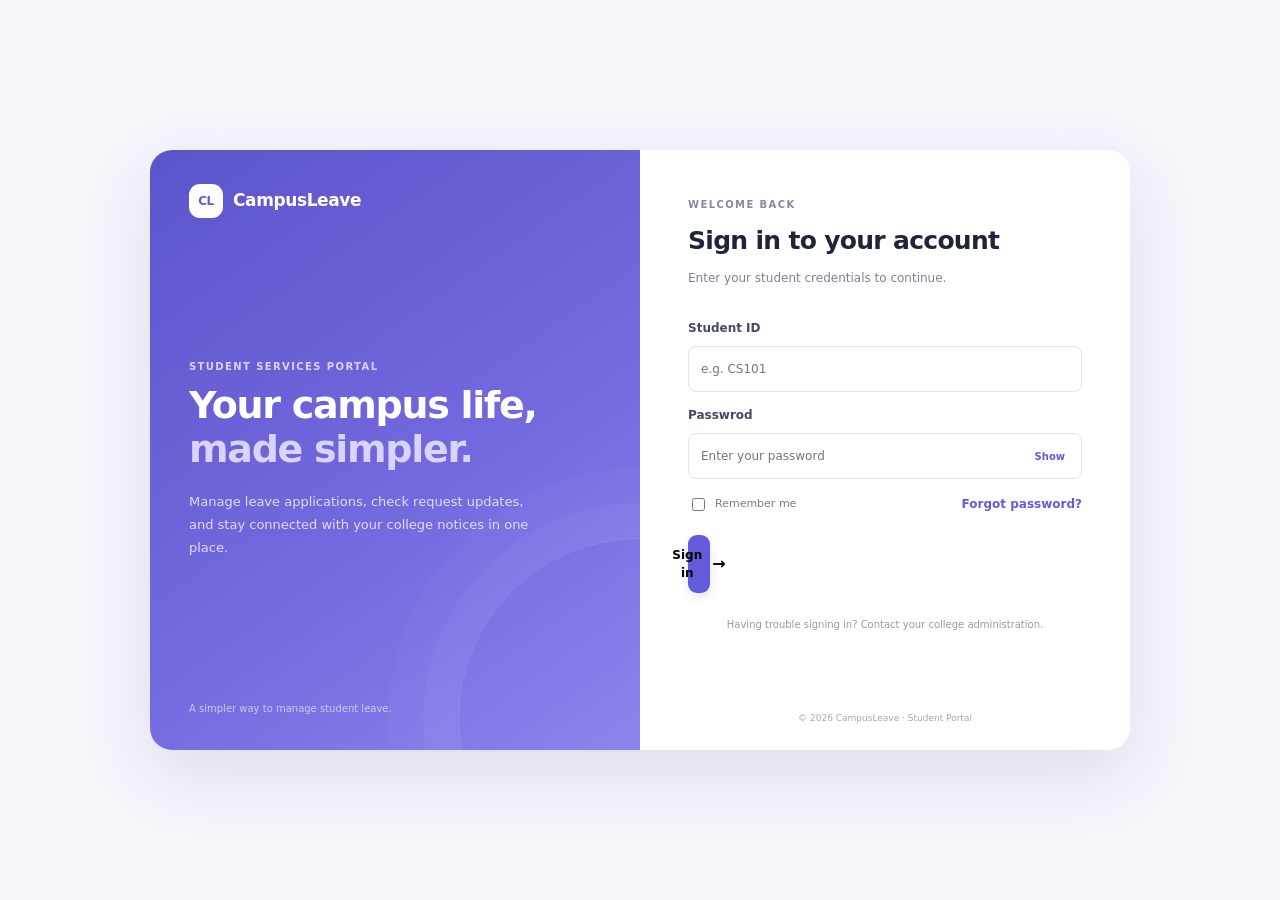
<file: index.html>
<!DOCTYPE html>
<html lang="en">
<head>
  <meta charset="UTF-8">
  <meta name="viewport" content="width=device-width, initial-scale=1.0">
  <title>CampusLeave | Student Portal</title>
  <link rel="stylesheet" href="css/login.css">
  <script src="js/script.js" defer></script>
</head>
<body class="login-page">
  <main class="login-shell">
    <section class="login-intro">
      <div class="brand brand-light"><span class="brand-mark">CL</span><span>CampusLeave</span></div>
      <div class="intro-copy">
        <p class="eyebrow">STUDENT SERVICES PORTAL</p>
        <h1>Your campus life,<br><span>made simpler.</span></h1>
        <p>Manage leave applications, check request updates, and stay connected with your college notices in one place.</p>
      </div>
      <div class="intro-footer">A simpler way to manage student leave.</div>
    </section>
    <section class="login-panel">
      <div class="mobile-brand brand"><span class="brand-mark">CL</span><span>CampusLeave</span></div>
      <div class="login-heading">
        <p class="eyebrow">WELCOME BACK</p>
        <h2>Sign in to your account</h2>
        <p>Enter your student credentials to continue.</p>
      </div>
      <form id="loginForm" class="login-form">
        <label for="studentId">Student ID</label>
        <input id="studentId" name="studentId" type="text" placeholder="e.g. CS101" autocomplete="username" required>
        <label for="password">Passwrod</label>
        <div class="password-wrap">
          <input id="password" name="password" type="password" placeholder="Enter your password" autocomplete="current-password" required>
          <button type="button" class="password-toggle" id="togglePassword" aria-label="Show password">Show</button>
        </div>
        <div class="form-options">
          <label class="check-label"><input type="checkbox" id="rememberMe"> <span>Remember me</span></label>
          <button type="button" class="text-button" id="forgotPassword">Forgot password?</button>
        </div>
        <button class="btn btn-primary btn-full" type="submit">Sign in <span aria-hidden="true">→</span></button>
        <p class="form-message" id="loginMessage" role="status"></p>
      </form>
      <p class="login-help">Having trouble signing in? Contact your college administration.</p>
      <footer class="login-copyright">© 2026 CampusLeave · Student Portal</footer>
    </section>
  </main>
</body>
</html>
</file>
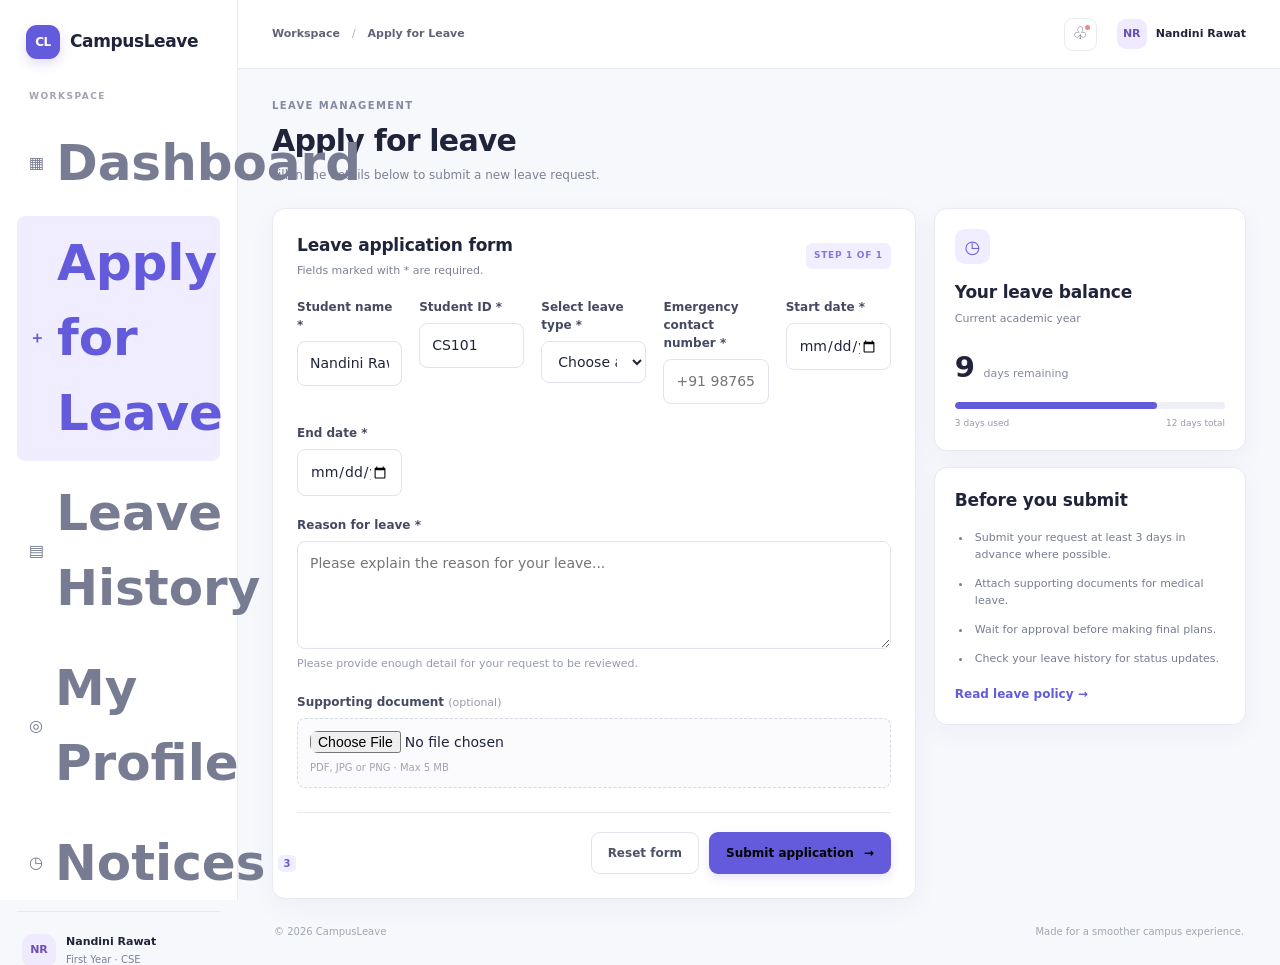
<file: apply-leave.html>
<!DOCTYPE html>
<html lang="en">

<head>
  <meta charset="UTF-8">
  <meta name="viewport" content="width=device-width, initial-scale=1.0">
  <title>Apply for Leave | CampusLeave</title>
  <link rel="stylesheet" href="css/apply-leave.css">
  <script src="js/script.js" defer></script>
</head>

<body class="app-page">
  <div class="app-layout">
    <aside class="sidebar" id="sidebar">
      <a class="brand" href="dashboard.html"><span class="brand-mark">CL</span><span>CampusLeave</span></a>
      <p class="sidebar-label">WORKSPACE</p>
      <nav class="side-nav" aria-label="Main navigation">
        <a class="nav-link" href="dashboard.html"><span>▦</span> Dashboard</a><a class="nav-link active"
          href="apply-leave.html"><span>＋</span> Apply for Leave</a><a class="nav-link"
          href="leave-history.html"><span>▤</span> Leave History</a><a class="nav-link"
          href="profile.html"><span>◎</span> My Profile</a><a class="nav-link" href="notices.html"><span>◷</span>
          Notices <span class="nav-count">3</span></a>
      </nav>
      <div class="sidebar-bottom">
        <div class="mini-profile">
          <div class="avatar">NR</div>
          <div><strong>Nandini Rawat</strong><span>First Year · CSE</span></div>
        </div><a class="nav-link logout-link" href="index.html"><span>↪</span> Log out</a>
      </div>
    </aside>
    <main class="main-content">
      <header class="topbar"><button class="menu-toggle" id="menuToggle" aria-label="Open navigation">☰</button>
        <div class="breadcrumb">Workspace <span>/</span> Apply for Leave</div>
        <div class="topbar-actions"><button class="icon-button" type="button"
            aria-label="Notifications">♧<i></i></button>
          <div class="topbar-user">
            <div class="avatar avatar-small">NR</div><span>Nandini Rawat</span>
          </div>
        </div>
      </header>
      <div class="page-content narrow-content">
        <section class="page-title">
          <p class="eyebrow">LEAVE MANAGEMENT</p>
          <h1>Apply for leave</h1>
          <p class="muted">Fill in the details below to submit a new leave request.</p>
        </section>
        <div class="form-layout">
          <section class="panel application-panel">
            <div class="panel-heading">
              <div>
                <h2>Leave application form</h2>
                <p class="muted">Fields marked with * are required.</p>
              </div><span class="form-step">STEP 1 OF 1</span>
            </div>
            <form id="leaveForm">
              <div class="form-grid">
                <div class="field"><label for="fullName">Student name *</label><input id="fullName" name="fullName"
                    value="Nandini Rawat" required></div>
                <div class="field"><label for="studentNumber">Student ID *</label><input id="studentNumber"
                    name="studentNumber" value="CS101" required></div>
                <div class="field"><label for="leaveType">Select leave type *</label><select id="leaveType"
                    name="leaveType" required>
                    <option value="">Choose a leave type</option>
                    <option>Medical</option>
                    <option>Personal</option>
                    <option>Academic</option>
                    <option>Emergency</option>
                  </select></div>
                <div class="field"><label for="contactNumber">Emergency contact number *</label><input
                    id="contactNumber" name="contactNumber" type="tel" placeholder="+91 98765 43210" required></div>
                <div class="field"><label for="startDate">Start date *</label><input id="startDate" name="startDate"
                    type="date" required></div>
                <div class="field"><label for="endDate">End date *</label><input id="endDate" name="endDate" type="date"
                    required></div>
                <div class="field field-full"><label for="reason">Reason for leave *</label><textarea id="reason"
                    name="reason" rows="4" placeholder="Please explain the reason for your leave..."
                    required></textarea><span class="field-hint">Please provide enough detail for your request to be
                    reviewed.</span></div>
                <div class="field field-full"><label for="document">Supporting document <span
                      class="optional">(optional)</span></label>
                  <div class="upload-box"><input id="document" name="document" type="file"
                      accept=".pdf,.jpg,.jpeg,.png"><span class="upload-note">PDF, JPG or PNG · Max 5 MB</span></div>
                </div>
              </div>
              <div class="form-actions"><button type="reset" class="btn btn-secondary">Reset form</button><button
                  type="button" class="btn btn-primary">Submit application <span aria-hidden="true">→</span></button>
              </div>
              <p id="leaveMessage" class="form-message" role="status"></p>
            </form>
          </section>
          <aside class="form-aside">
            <section class="panel balance-panel"><span class="aside-icon">◷</span>
              <h2>Your leave balance</h2>
              <p class="muted">Current academic year</p>
              <div class="balance-number">9 <span>days remaining</span></div>
              <div class="balance-track"><span></span></div>
              <div class="balance-meta"><span>3 days used</span><span>12 days total</span></div>
            </section>
            <section class="panel tips-panel">
              <h2>Before you submit</h2>
              <ul>
                <li>Submit your request at least 3 days in advance where possible.</li>
                <li>Attach supporting documents for medical leave.</li>
                <li>Wait for approval before making final plans.</li>
                <li>Check your leave history for status updates.</li>
              </ul><a class="inline-link" href="notices.html">Read leave policy →</a>
            </section>
          </aside>
        </div>
        <footer class="page-footer">© 2026 CampusLeave <span>Made for a smoother campus experience.</span></footer>
      </div>
    </main>
  </div>
</body>

</html>
</file>
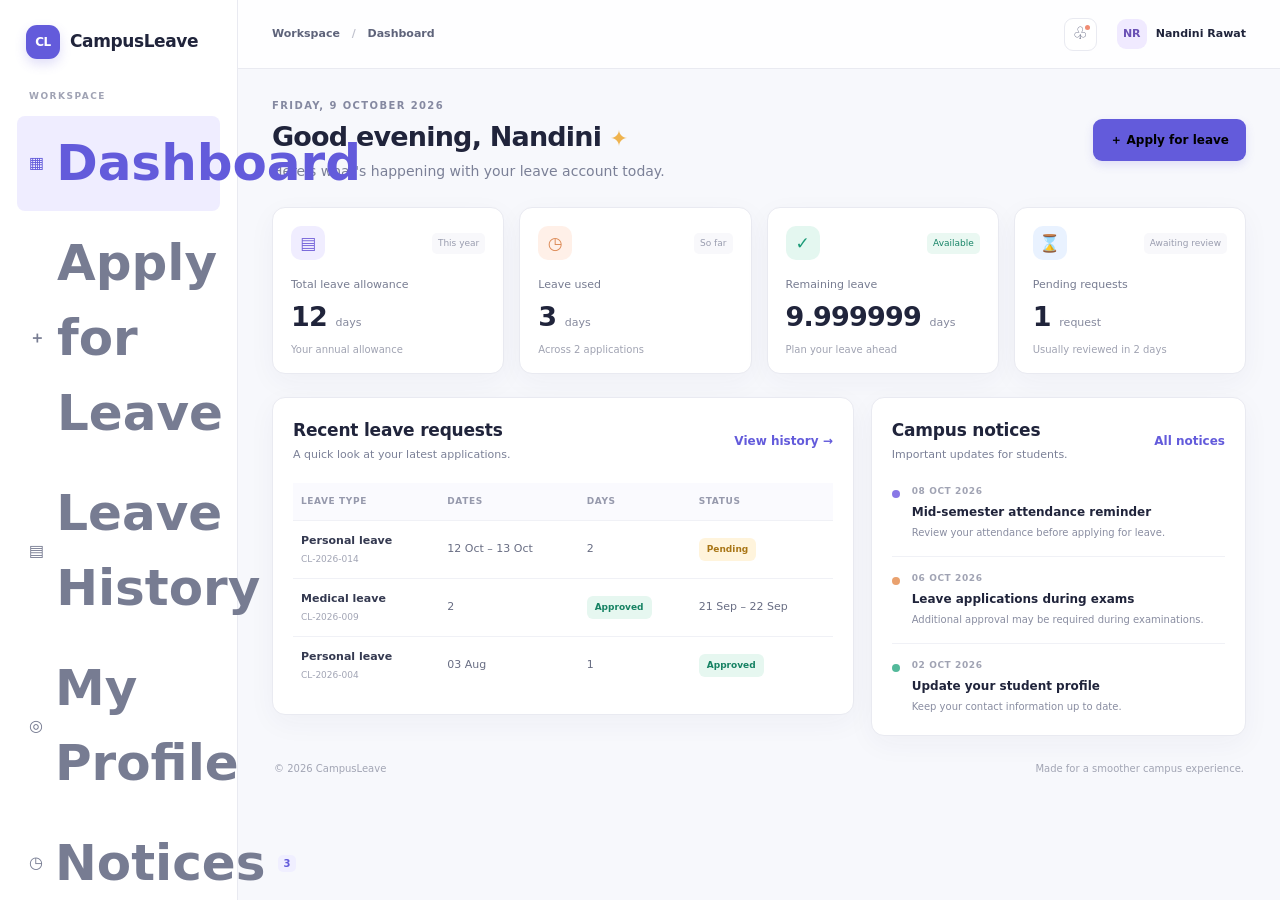
<file: dashboard.html>
<!DOCTYPE html>
<html lang="en">

<head>
  <meta charset="UTF-8">
  <meta name="viewport" content="width=device-width, initial-scale=1.0">
  <title>Dashboard | CampusLeave</title>
  <link rel="stylesheet" href="css/dashboard.css">
  <script src="js/script.js" defer></script>
</head>

<body class="app-page">
  <div class="app-layout">
    <aside class="sidebar" id="sidebar">
      <a class="brand" href="dashboard.html"><span class="brand-mark">CL</span><span>CampusLeave</span></a>
      <p class="sidebar-label">WORKSPACE</p>
      <nav class="side-nav" aria-label="Main navigation">
        <a class="nav-link active" href="dashboard.html"><span>▦</span> Dashboard</a>
        <a class="nav-link" href="apply-leave.html"><span>＋</span> Apply for Leave</a>
        <a class="nav-link" href="leave-history.html"><span>▤</span> Leave History</a>
        <a class="nav-link" href="profile.html"><span>◎</span> My Profile</a>
        <a class="nav-link" href="notices.html"><span>◷</span> Notices <span class="nav-count">3</span></a>
      </nav>
      <div class="sidebar-bottom">
        <div class="mini-profile">
          <div class="avatar">NR</div>
          <div><strong>Nandini Rawat</strong><span>First Year · CSE</span></div>
        </div>
        <a class="nav-link logout-link" href="index.html"><span>↪</span> Log out</a>
      </div>
    </aside>
    <main class="main-content">
      <header class="topbar">
        <button class="menu-toggle" id="menuToggle" aria-label="Open navigation">☰</button>
        <div class="breadcrumb">Workspace <span>/</span> Dashboard</div>
        <div class="topbar-actions"><button class="icon-button" type="button"
            aria-label="Notifications">♧<i></i></button>
          <div class="topbar-user">
            <div class="avatar avatar-small">NR</div><span>Nandini Rawat</span>
          </div>
        </div>
      </header>
      <div class="page-content">
        <section class="welcome-row">
          <div>
            <p class="eyebrow">FRIDAY, 9 OCTOBER 2026</p>
            <h1>Good evening, Nandini <span class="wave">✦</span></h1>
            <p class="muted">Here's what's happening with your leave account today.</p>
          </div>
          <a class="btn btn-primary" href="apply-leave.html">＋ Apply for leave</a>
        </section>
        <section class="stats-grid" aria-label="Leave summary">
          <article class="stat-card">
            <div class="stat-top"><span class="stat-icon lavender">▤</span><span class="stat-trend">This year</span>
            </div>
            <p class="stat-label">Total leave allowance</p>
            <div class="stat-value">12 <span>days</span></div>
            <div class="stat-foot">Your annual allowance</div>
          </article>
          <article class="stat-card">
            <div class="stat-top"><span class="stat-icon peach">◷</span><span class="stat-trend">So far</span></div>
            <p class="stat-label">Leave used</p>
            <div class="stat-value">3 <span>days</span></div>
            <div class="stat-foot">Across 2 applications</div>
          </article>
          <article class="stat-card">
            <div class="stat-top"><span class="stat-icon mint">✓</span><span
                class="stat-trend positive">Available</span></div>
            <p class="stat-label">Remaining leave</p>
            <div class="stat-value">9.999999 <span>days</span></div>
            <div class="stat-foot">Plan your leave ahead</div>
          </article>
          <article class="stat-card">
            <div class="stat-top"><span class="stat-icon blue">⌛</span><span class="stat-trend">Awaiting review</span>
            </div>
            <p class="stat-label">Pending requests</p>
            <div class="stat-value">1 <span>request</span></div>
            <div class="stat-foot">Usually reviewed in 2 days</div>
          </article>
        </section>
        <div class="dashboard-grid">
          <section class="panel recent-panel">
            <div class="panel-heading">
              <div>
                <h2>Recent leave requests</h2>
                <p class="muted">A quick look at your latest applications.</p>
              </div><a class="inline-link" href="leave-history.html">View history →</a>
            </div>
            <div class="table-wrap">
              <table>
                <thead>
                  <tr>
                    <th>Leave type</th>
                    <th>Dates</th>
                    <th>Days</th>
                    <th>Status</th>
                  </tr>
                </thead>
                <tbody>
                  <tr>
                    <td><span class="table-primary">Personal leave</span><span
                        class="table-secondary">CL-2026-014</span></td>
                    <td>12 Oct – 13 Oct</td>
                    <td>2</td>
                    <td><span class="status status-pending">Pending</span></td>
                  </tr>
                  <tr>
                    <td>
                      <span class="table-primary">Medical leave</span>
                      <span class="table-secondary">CL-2026-009</span>
                    </td>
                     <td>2</td>
                    <td><span class="status status-approved">Approved</span></td>
                   
                   
                    <td>21 Sep – 22 Sep</td>
                    
                    
                  </tr>
                  <tr>
                    <td><span class="table-primary">Personal leave</span><span
                        class="table-secondary">CL-2026-004</span></td>
                    <td>03 Aug</td>
                    <td>1</td>
                    <td><span class="status status-approved">Approved</span></td>
                  </tr>
                </tbody>
              </table>
            </div>
          </section>
          <aside class="panel notices-panel">
            <div class="panel-heading">
              <div>
                <h2>Campus notices</h2>
                <p class="muted">Important updates for students.</p>
              </div><a class="inline-link" href="notices.html">All notices</a>
            </div>
            <article class="notice-item"><span class="notice-dot dot-purple"></span>
              <div><span class="notice-date">08 OCT 2026</span>
                <h3>Mid-semester attendance reminder</h3>
                <p>Review your attendance before applying for leave.</p>
              </div>
            </article>
            <article class="notice-item"><span class="notice-dot dot-orange"></span>
              <div><span class="notice-date">06 OCT 2026</span>
                <h3>Leave applications during exams</h3>
                <p>Additional approval may be required during examinations.</p>
              </div>
            </article>
            <article class="notice-item"><span class="notice-dot dot-green"></span>
              <div><span class="notice-date">02 OCT 2026</span>
                <h3>Update your student profile</h3>
                <p>Keep your contact information up to date.</p>
              </div>
            </article>
          </aside>
        </div>
        <footer class="page-footer">© 2026 CampusLeave <span>Made for a smoother campus experience.</span></footer>
      </div>
    </main>
  </div>
</body>

</html>
</file>
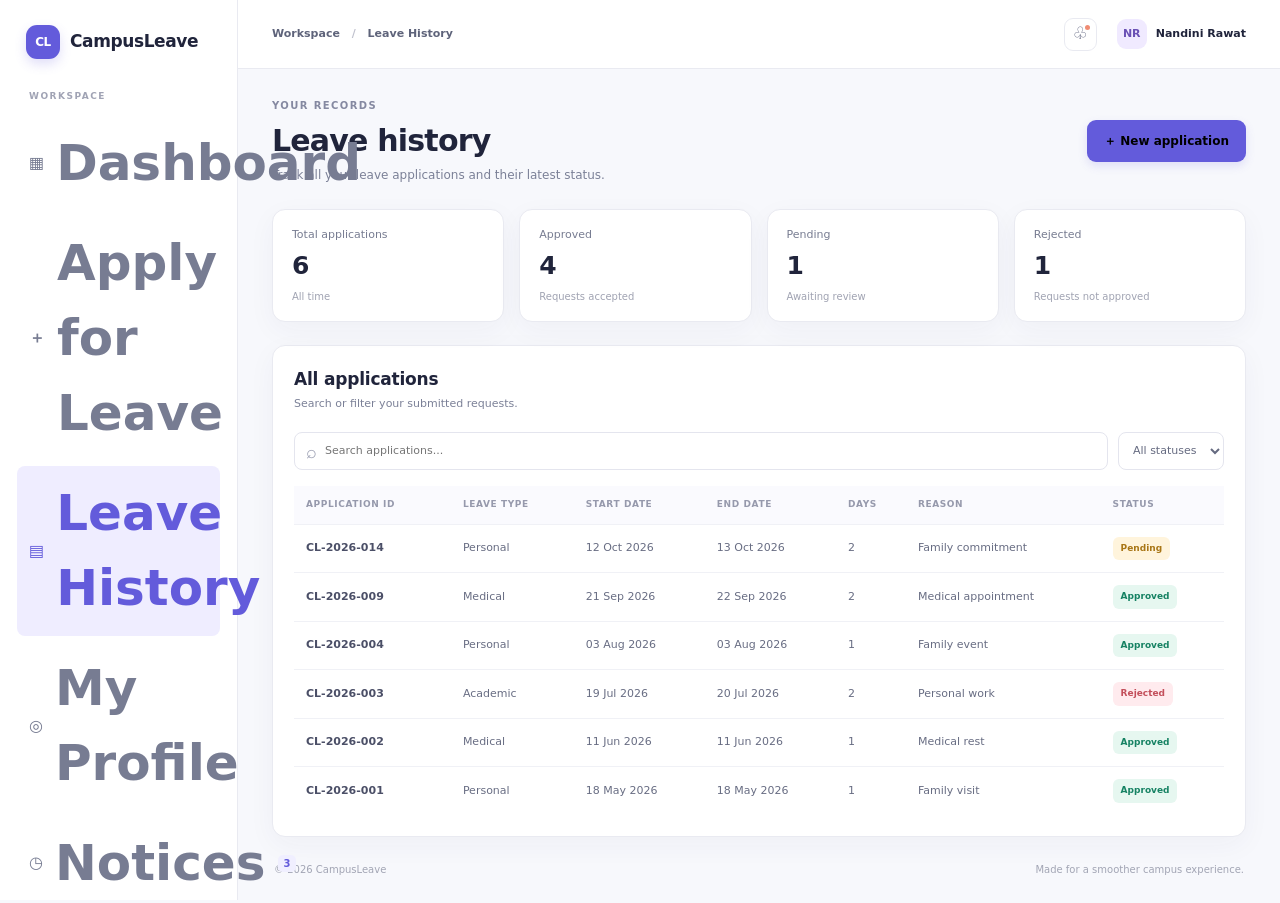
<file: leave-history.html>
<!DOCTYPE html>
<html lang="en">
<head>
  <meta charset="UTF-8">
  <meta name="viewport" content="width=device-width, initial-scale=1.0">
  <title>Leave History | CampusLeave</title>
  <link rel="stylesheet" href="css/leave-history.css">
  <script src="js/script.js" defer></script>
</head>
<body class="app-page">
  <div class="app-layout">
    <aside class="sidebar" id="sidebar"><a class="brand" href="dashboard.html"><span class="brand-mark">CL</span><span>CampusLeave</span></a><p class="sidebar-label">WORKSPACE</p><nav class="side-nav" aria-label="Main navigation"><a class="nav-link" href="dashboard.html"><span>▦</span> Dashboard</a><a class="nav-link" href="apply-leave.html"><span>＋</span> Apply for Leave</a><a class="nav-link active" href="leave-history.html"><span>▤</span> Leave History</a><a class="nav-link" href="profile.html"><span>◎</span> My Profile</a><a class="nav-link" href="notices.html"><span>◷</span> Notices <span class="nav-count">3</span></a></nav><div class="sidebar-bottom"><div class="mini-profile"><div class="avatar">NR</div><div><strong>Nandini Rawat</strong><span>First Year · CSE</span></div></div><a class="nav-link logout-link" href="index.html"><span>↪</span> Log out</a></div></aside>
    <main class="main-content"><header class="topbar"><button class="menu-toggle" id="menuToggle" aria-label="Open navigation">☰</button><div class="breadcrumb">Workspace <span>/</span> Leave History</div><div class="topbar-actions"><button class="icon-button" type="button" aria-label="Notifications">♧<i></i></button><div class="topbar-user"><div class="avatar avatar-small">NR</div><span>Nandini Rawat</span></div></div></header>
      <div class="page-content"><section class="page-title title-with-action"><div><p class="eyebrow">YOUR RECORDS</p><h1>Leave history</h1><p class="muted">Track all your leave applications and their latest status.</p></div><a class="btn btn-primary" href="apply-leave.html">＋ New application</a></section>
        <section class="stats-grid history-stats"><article class="stat-card"><p class="stat-label">Total applications</p><div class="stat-value">6</div><div class="stat-foot">All time</div></article><article class="stat-card"><p class="stat-label">Approved</p><div class="stat-value">4</div><div class="stat-foot">Requests accepted</div></article><article class="stat-card"><p class="stat-label">Pending</p><div class="stat-value">1</div><div class="stat-foot">Awaiting review</div></article><article class="stat-card"><p class="stat-label">Rejected</p><div class="stat-value">1</div><div class="stat-foot">Requests not approved</div></article></section>
        <section class="panel history-panel"><div class="panel-heading"><div><h2>All applications</h2><p class="muted">Search or filter your submitted requests.</p></div></div>
          <div class="table-tools"><label class="search-wrap" for="historySearch"><span aria-hidden="true">⌕</span><input id="historySearch" type="search" placeholder="Search applications..."></label><label class="filter-wrap" for="statusFilter"><span class="sr-only">Filter by status</span><select id="statusFilter"><option value="all">All statuses</option><option value="approved">Approved</option><option value="pending">Pending</option><option value="rejected">Rejected</option></select></label></div>
          <div class="table-wrap"><table id="historyTable"><thead><tr><th>Application ID</th><th>Leave type</th><th>Start date</th><th>End date</th><th>Days</th><th>Reason</th><th>Status</th></tr></thead><tbody>
            <tr data-status="pending"><td>CL-2026-014</td><td>Personal</td><td>12 Oct 2026</td><td>13 Oct 2026</td><td>2</td><td>Family commitment</td><td><span class="status status-pending">Pending</span></td></tr>
            <tr data-status="approved"><td>CL-2026-009</td><td>Medical</td><td>21 Sep 2026</td><td>22 Sep 2026</td><td>2</td><td>Medical appointment</td><td><span class="status status-approved">Approved</span></td></tr>
            <tr data-status="approved"><td>CL-2026-004</td><td>Personal</td><td>03 Aug 2026</td><td>03 Aug 2026</td><td>1</td><td>Family event</td><td><span class="status status-approved">Approved</span></td></tr>
            <tr data-status="rejected"><td>CL-2026-003</td><td>Academic</td><td>19 Jul 2026</td><td>20 Jul 2026</td><td>2</td><td>Personal work</td><td><span class="status status-rejected">Rejected</span></td></tr>
            <tr data-status="approved"><td>CL-2026-002</td><td>Medical</td><td>11 Jun 2026</td><td>11 Jun 2026</td><td>1</td><td>Medical rest</td><td><span class="status status-approved">Approved</span></td></tr>
            <tr data-status="approved"><td>CL-2026-001</td><td>Personal</td><td>18 May 2026</td><td>18 May 2026</td><td>1</td><td>Family visit</td><td><span class="status status-approved">Approved</span></td></tr>
          </tbody></table><p id="noResults" class="no-results" hidden>No applications match your search.</p></div>
        </section>
        <footer class="page-footer">© 2026 CampusLeave <span>Made for a smoother campus experience.</span></footer>
      </div>
    </main>
  </div>
</body>
</html>
</file>
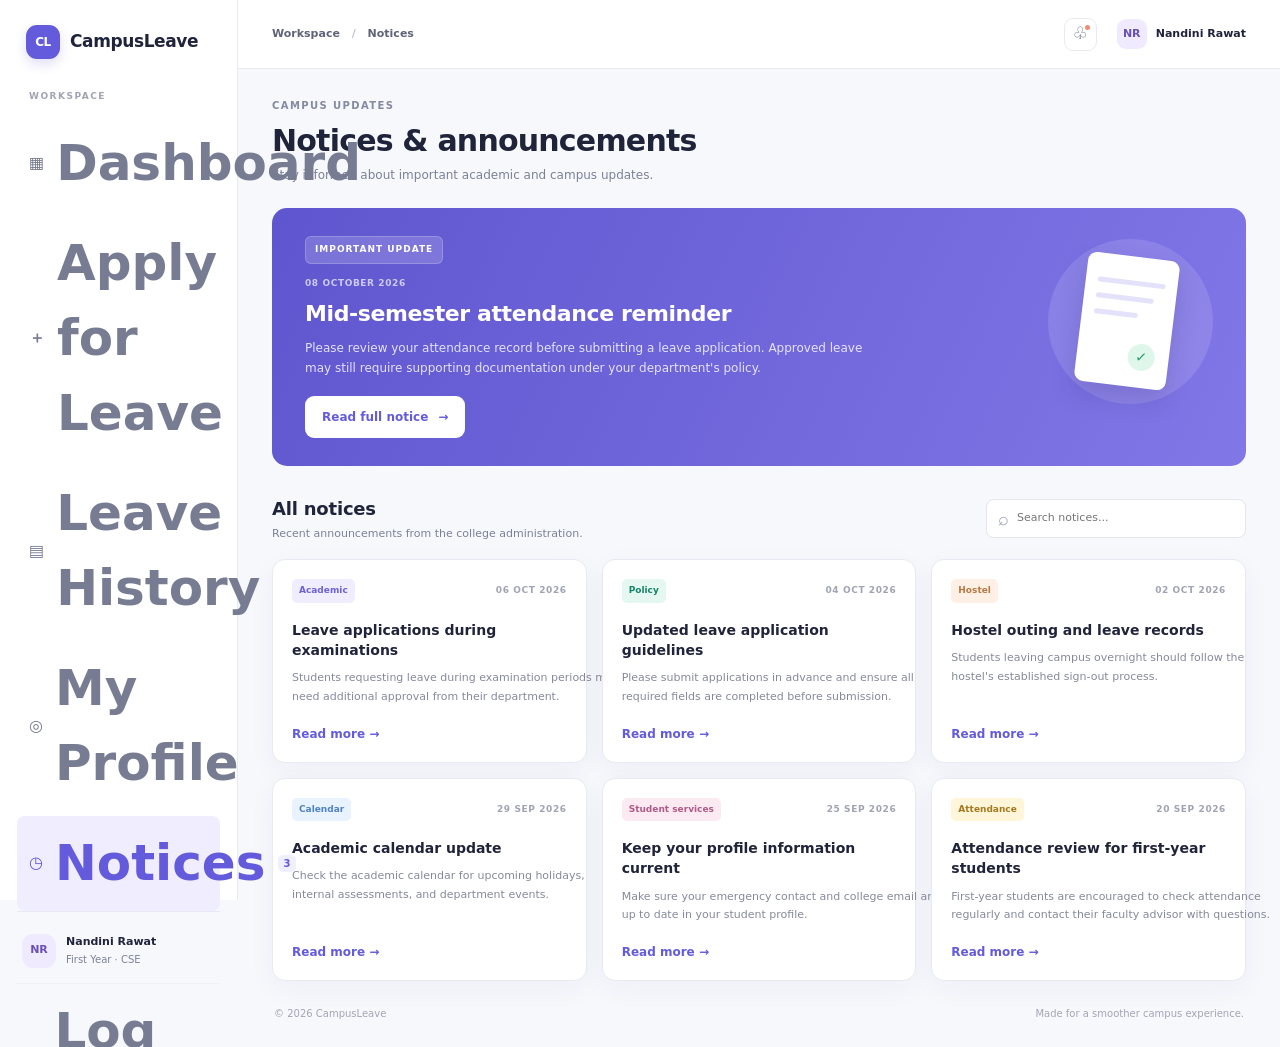
<file: notices.html>
<!DOCTYPE html>
<html lang="en">
<head>
  <meta charset="UTF-8">
  <meta name="viewport" content="width=device-width, initial-scale=1.0">
  <title>Campus Notices | CampusLeave</title>
  <link rel="stylesheet" href="css/notices.css">
  <script src="js/script.js" defer></script>
</head>
<body class="app-page">
  <div class="app-layout">
    <aside class="sidebar" id="sidebar"><a class="brand" href="dashboard.html"><span class="brand-mark">CL</span><span>CampusLeave</span></a><p class="sidebar-label">WORKSPACE</p><nav class="side-nav" aria-label="Main navigation"><a class="nav-link" href="dashboard.html"><span>▦</span> Dashboard</a><a class="nav-link" href="apply-leave.html"><span>＋</span> Apply for Leave</a><a class="nav-link" href="leave-history.html"><span>▤</span> Leave History</a><a class="nav-link" href="profile.html"><span>◎</span> My Profile</a><a class="nav-link active" href="notices.html"><span>◷</span> Notices <span class="nav-count">3</span></a></nav><div class="sidebar-bottom"><div class="mini-profile"><div class="avatar">NR</div><div><strong>Nandini Rawat</strong><span>First Year · CSE</span></div></div><a class="nav-link logout-link" href="index.html"><span>↪</span> Log out</a></div></aside>
    <main class="main-content"><header class="topbar"><button class="menu-toggle" id="menuToggle" aria-label="Open navigation">☰</button><div class="breadcrumb">Workspace <span>/</span> Notices</div><div class="topbar-actions"><button class="icon-button" type="button" aria-label="Notifications">♧<i></i></button><div class="topbar-user"><div class="avatar avatar-small">NR</div><span>Nandini Rawat</span></div></div></header>
      <div class="page-content"><section class="page-title"><p class="eyebrow">CAMPUS UPDATES</p><h1>Notices & announcements</h1><p class="muted">Stay informed about important academic and campus updates.</p></section>
        <section class="featured-notice"><div class="featured-copy"><span class="notice-category">IMPORTANT UPDATE</span><p class="notice-date">08 OCTOBER 2026</p><h2>Mid-semester attendance reminder</h2><p>Please review your attendance record before submitting a leave application. Approved leave may still require supporting documentation under your department's policy.</p><button class="btn btn-light" type="button" data-read-more>Read full notice <span aria-hidden="true">→</span></button></div><div class="featured-art" aria-hidden="true"><div class="art-circle"></div><div class="art-paper"><span></span><span></span><span></span><b>✓</b></div></div></section>
        <div class="notice-toolbar"><div><h2>All notices</h2><p class="muted">Recent announcements from the college administration.</p></div><label class="search-wrap" for="noticeSearch"><span aria-hidden="true">⌕</span><input id="noticeSearch" type="search" placeholder="Search notices..."></label></div>
        <section class="notice-grid" id="noticeGrid">
          <article class="panel notice-card"><div class="notice-card-top"><span class="notice-type type-academic">Academic</span><span class="notice-date">06 OCT 2026</span></div><h3>Leave applications during examinations</h3><p>Students requesting leave during examination periods may need additional approval from their department.</p><button type="button" class="inline-link read-more" data-read-more>Read more →</button></article>
          <article class="panel notice-card"><div class="notice-card-top"><span class="notice-type type-policy">Policy</span><span class="notice-date">04 OCT 2026</span></div><h3>Updated leave application guidelines</h3><p>Please submit applications in advance and ensure all required fields are completed before submission.</p><button type="button" class="inline-link read-more" data-read-more>Read more →</button></article>
          <article class="panel notice-card"><div class="notice-card-top"><span class="notice-type type-hostel">Hostel</span><span class="notice-date">02 OCT 2026</span></div><h3>Hostel outing and leave records</h3><p>Students leaving campus overnight should follow the hostel's established sign-out process.</p><button type="button" class="inline-link read-more" data-read-more>Read more →</button></article>
          <article class="panel notice-card"><div class="notice-card-top"><span class="notice-type type-calendar">Calendar</span><span class="notice-date">29 SEP 2026</span></div><h3>Academic calendar update</h3><p>Check the academic calendar for upcoming holidays, internal assessments, and department events.</p><button type="button" class="inline-link read-more" data-read-more>Read more →</button></article>
          <article class="panel notice-card"><div class="notice-card-top"><span class="notice-type type-student">Student services</span><span class="notice-date">25 SEP 2026</span></div><h3>Keep your profile information current</h3><p>Make sure your emergency contact and college email are up to date in your student profile.</p><button type="button" class="inline-link read-more" data-read-more>Read more →</button></article>
          <article class="panel notice-card"><div class="notice-card-top"><span class="notice-type type-attendance">Attendance</span><span class="notice-date">20 SEP 2026</span></div><h3>Attendance review for first-year students</h3><p>First-year students are encouraged to check attendance regularly and contact their faculty advisor with questions.</p><button type="button" class="inline-link read-more" data-read-more>Read more →</button></article>
        </section>
        <p class="no-results" id="noticeNoResults" hidden>No notices match your search.</p>
        <footer class="page-footer">© 2026 CampusLeave <span>Made for a smoother campus experience.</span></footer>
      </div>
    </main>
  </div>
  <dialog id="noticeDialog" class="notice-dialog"><div class="dialog-head"><h2>Notice details</h2><button type="button" id="closeNotice" class="icon-button" aria-label="Close notice">×</button></div><p id="dialogNoticeText">Please check with your department office for more information about this notice.</p><button type="button" id="dialogOk" class="btn btn-primary">Close</button></dialog>
</body>
</html>
</file>
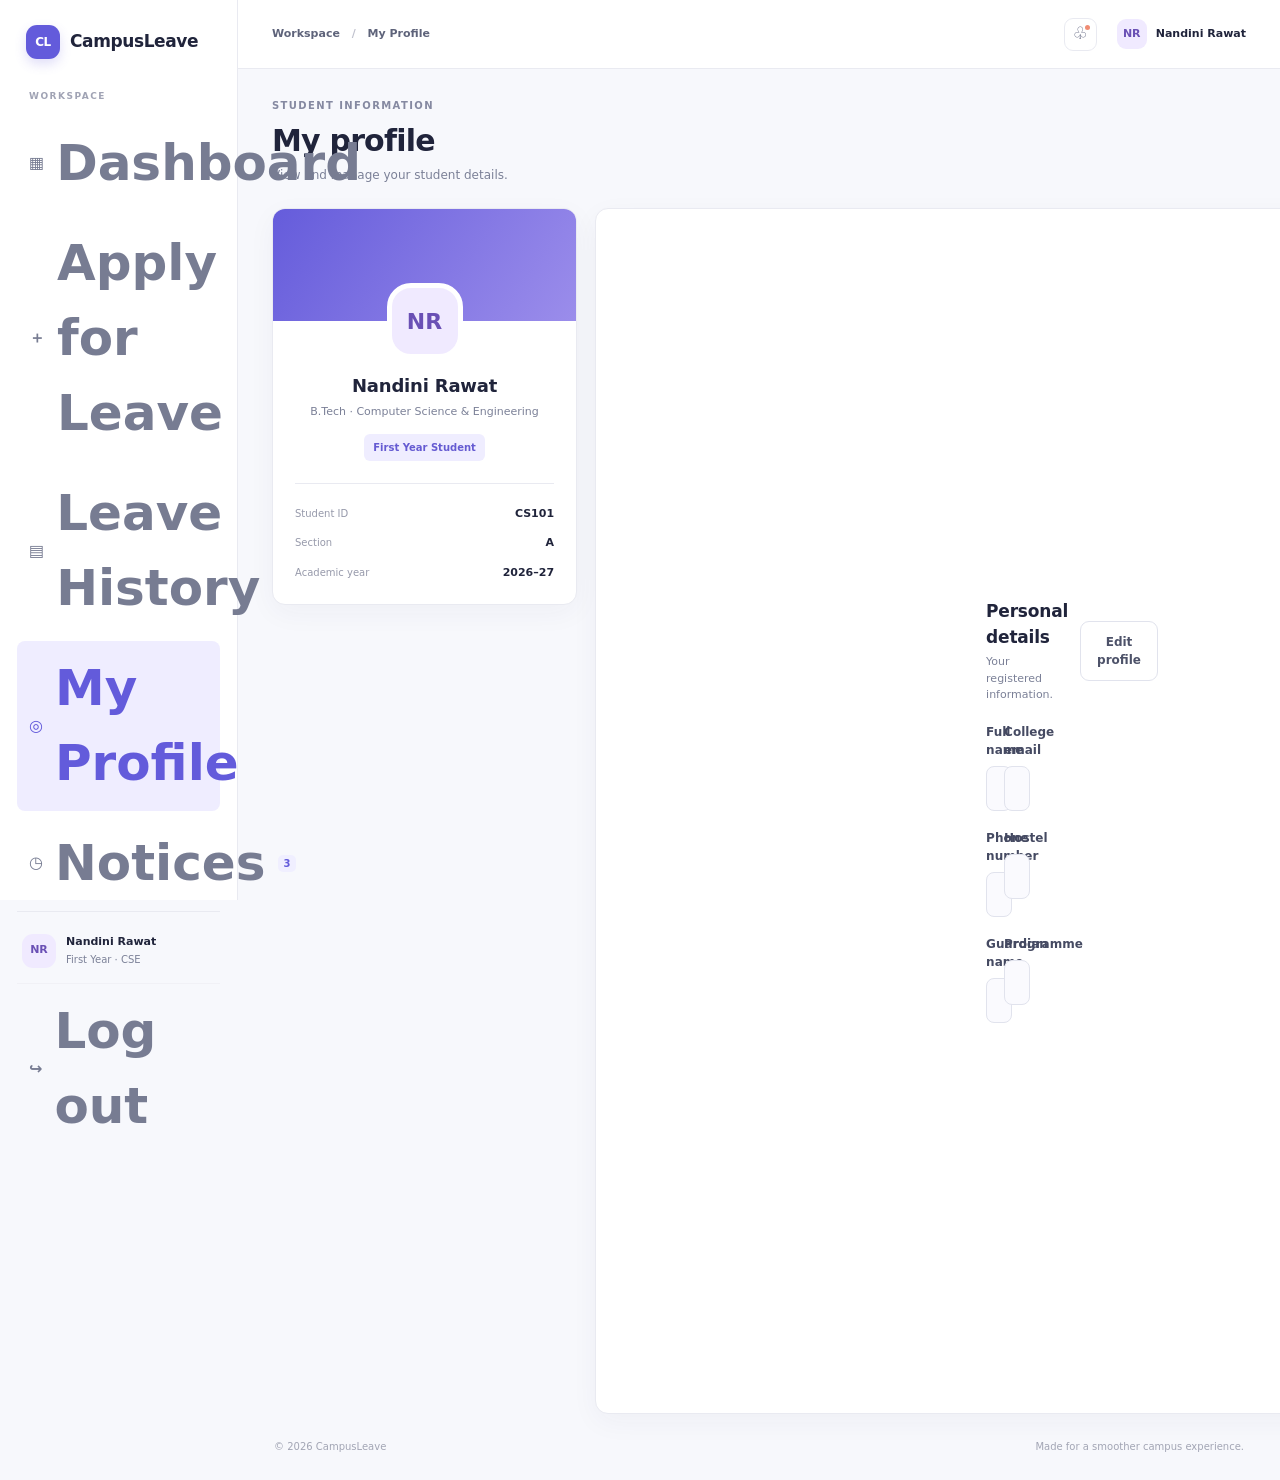
<file: profile.html>
<!DOCTYPE html>
<html lang="en">

<head>
  <meta charset="UTF-8">
  <meta name="viewport" content="width=device-width, initial-scale=1.0">
  <title>My Profile | CampusLeave</title>
  <link rel="stylesheet" href="css/profile.css">
  <script src="js/script.js" defer></script>
</head>

<body class="app-page">
  <div class="app-layout">
    <aside class="sidebar" id="sidebar"><a class="brand" href="dashboard.html"><span
          class="brand-mark">CL</span><span>CampusLeave</span></a>
      <p class="sidebar-label">WORKSPACE</p>
      <nav class="side-nav" aria-label="Main navigation"><a class="nav-link" href="dashboard.html"><span>▦</span>
          Dashboard</a><a class="nav-link" href="apply-leave.html"><span>＋</span> Apply for Leave</a><a class="nav-link"
          href="leave-history.html"><span>▤</span> Leave History</a><a class="nav-link active"
          href="profile.html"><span>◎</span> My Profile</a><a class="nav-link" href="notices.html"><span>◷</span>
          Notices <span class="nav-count">3</span></a></nav>
      <div class="sidebar-bottom">
        <div class="mini-profile">
          <div class="avatar">NR</div>
          <div><strong>Nandini Rawat</strong><span>First Year · CSE</span></div>
        </div><a class="nav-link logout-link" href="index.html"><span>↪</span> Log out</a>
      </div>
    </aside>
    <main class="main-content">
      <header class="topbar"><button class="menu-toggle" id="menuToggle" aria-label="Open navigation">☰</button>
        <div class="breadcrumb">Workspace <span>/</span> My Profile</div>
        <div class="topbar-actions"><button class="icon-button" type="button"
            aria-label="Notifications">♧<i></i></button>
          <div class="topbar-user">
            <div class="avatar avatar-small">NR</div><span>Nandini Rawat</span>
          </div>
        </div>
      </header>
      <div class="page-content">
        <section class="page-title">
          <p class="eyebrow">STUDENT INFORMATION</p>
          <h1>My profile</h1>
          <p class="muted">View and manage your student details.</p>
        </section>
        <div class="profile-layout">
          <section class="panel profile-summary">
            <div class="profile-cover"></div>
            <div class="profile-main">
              <div class="profile-avatar">NR</div>
              <h2>Nandini Rawat</h2>
              <p class="muted">B.Tech · Computer Science & Engineering</p><span class="profile-tag">First Year
                Student</span>
              <div class="profile-divider"></div>
              <div class="profile-meta"><span>Student
                  ID</span><strong>CS101</strong><span>Section</span><strong>A</strong><span>Academic
                  year</span><strong>2026–27</strong></div>
            </div>
          </section>
          <section class="panel profile-details">
            <div class="panel-heading">
              <div>
                <h2>Personal details</h2>
                <p class="muted">Your registered information.</p>
              </div><button type="button" class="btn btn-secondary" id="editProfile">Edit profile</button>
            </div>
            <form id="profileForm">
              <div class="details-grid">
                <div class="field"><label for="profileName">Full name</label><input id="profileName" name="profileName"
                    value="Nandini Rawat" readonly></div>
                <div class="field"><label for="profileEmail">College email</label><input id="profileEmail"
                    name="profileEmail" type="email" value="nandinirawat@college.edu" readonly></div>
                <div class="field"><label for="profilePhone">Phone number</label><input id="profilePhone"
                    name="profilePhone" type="tel" value="+91 98765 43210" readonly></div>
                <div class="field"><label for="profileHostel">Hostel</label><input id="profileHostel"
                    name="profileHostel" value="Hostel A · Room 214" readonly></div>
                <div class="field"><label for="profileGuardian">Guardian name</label><input id="profileGuardian"
                    name="profileGuardian" value="Rajesh Rawat" readonly></div>
                <div class="field"><label for="profileCourse">Programme</label><input id="profileCourse"
                    name="profileCourse" value="B.Tech Computer Science" readonly></div>
              </div>
              <div class="form-actions" id="profileActions" hidden><button type="button" class="btn btn-secondary"
                  id="cancelEdit">Cancel</button><button type="submit" class="btn btn-primary">Save changes</button>
              </div>
              <p class="form-message" id="profileMessage" role="status"></p>
            </form>
          </section>
        </div>
        <footer class="page-footer">© 2026 CampusLeave <span>Made for a smoother campus experience.</span></footer>
      </div>
    </main>
  </div>
</body>

</html>
</file>
<file: css/login.css>
@import url("base.css");

/* Login page: standalone two-column welcome and sign-in experience */
.login-page {
  min-height: 100vh;
  background: #f5f6fc;
  display: flex;
  align-items: center;
  justify-content: center;
  padding: 35px;
}

.login-shell {
  width: min(980px, 100%);
  min-height: 600px;
  display: grid;
  grid-template-columns: 1fr 1fr;
  background: #fff;
  border-radius: 22px;
  overflow: hidden;
  box-shadow: 0 24px 70px rgba(42, 44, 93, .12);
}

.login-intro {
  background: linear-gradient(145deg, #5c54cb 0%, #756be0 60%, #8d83ec 100%);
  color: #fff;
  padding: 34px 39px;
  display: flex;
  flex-direction: column;
  position: relative;
  overflow: hidden;
}

.login-intro:after {
  content: "";
  position: absolute;
  width: 360px;
  height: 360px;
  border: 1px solid rgba(255, 255, 255, .13);
  border-radius: 50%;
  right: -180px;
  bottom: -150px;
  box-shadow: 0 0 0 35px rgba(255, 255, 255, .035), 0 0 0 70px rgba(255, 255, 255, .025);
}

.brand-light {
  color: #fff;
  position: relative;
  z-index: 1;
}

.brand-light .brand-mark {
  background: #fff;
  color: #645bd1;
  box-shadow: none;
}

.intro-copy {
  position: relative;
  z-index: 1;
  margin: auto 0;
  padding: 35px 0;
}

.login-intro .eyebrow {
  color: #d8d4ff;
}

.intro-copy h1 {
  font-size: 38px;
  line-height: 1.15;
  letter-spacing: -1.3px;
  margin-bottom: 18px;
}

.intro-copy h1 span {
  color: #d8d3ff;
}

.intro-copy>p:last-child {
  max-width: 350px;
  color: rgba(255, 255, 255, .78);
  font-size: 13px;
  line-height: 1.8;
  margin: 0;
}

.intro-footer {
  position: relative;
  z-index: 1;
  color: rgba(255, 255, 255, .63);
  font-size: 10px;
}

.login-panel {
  padding: 47px 48px 25px;
  display: flex;
  flex-direction: column;
  justify-content: center;
}

.mobile-brand {
  display: none;
}

.login-heading {
  margin-bottom: 27px;
}

.login-heading h2 {
  font-size: 25px;
  letter-spacing: -.7px;
  margin-bottom: 9px;
}

.login-heading>p:last-child {
  font-size: 12px;
  color: var(--muted);
  margin-bottom: 0;
}

.login-form {
  display: flex;
  flex-direction: column;
  gap: 9px;
}

.login-form>label {
  margin-top: 5px;
}

.login-form input:not([type=checkbox]) {
  padding: 13px 12px;
  font-size: 12px;
}

.password-wrap {
  position: relative;
}

.password-wrap input {
  padding-right: 58px !important;
}

.password-toggle {
  position: absolute;
  right: 11px;
  top: 50%;
  transform: translateY(-50%);
  border: 0;
  background: transparent;
  color: var(--primary);
  font-size: 10px;
  font-weight: 750;
}

.form-options {
  display: flex;
  justify-content: space-between;
  align-items: center;
  gap: 10px;
  margin: 7px 0 12px;
}

.check-label {
  display: flex;
  align-items: center;
  gap: 7px;
  color: #777c91;
  font-size: 11px;
}

.check-label input {
  accent-color: var(--primary);
}

.btn-full {
  width: 1%;
  padding: 10px;
  
}

.btn-full span {
  font-size: 16px;
  margin-left: auto;
}

.login-help {
  text-align: center;
  font-size: 10px;
  color: #9699aa;
  line-height: 1.7;
  margin: 23px 0;
}

.login-copyright {
  font-size: 9px;
  color: #a4a6b5;
  text-align: center;
  margin-top: auto;
  padding-top: 14px;
}

@media (max-width: 700px) {
  .login-page {
    padding: 16px;
  }

  .login-shell {
    grid-template-columns: 1fr;
    max-width: 440px;
    min-height: auto;
  }

  .login-intro {
    display: none;
  }

  .login-panel {
    padding: 28px 25px 23px;
  }

  .mobile-brand {
    display: flex;
    margin-bottom: 31px;
  }

  .login-heading h2 {
    font-size: 23px;
  }

  .login-copyright {
    margin-top: 15px;
  }
}
</file>
<file: css/apply-leave.css>
@import url("base.css");

/* Apply Leave page: form layout, helper panels and upload controls */
.narrow-content {
  max-width: 1320px;
}

.form-layout {
  display: grid;
  grid-template-columns: minmax(0, 1.65fr) minmax(245px, .8fr);
  gap: 18px;
  align-items: start;
}

.application-panel {
  padding: 24px;
}

.form-step {
  font-size: 9px;
  font-weight: 800;
  letter-spacing: .7px;
  color: #8278db;
  background: #f1efff;
  border-radius: 6px;
  padding: 6px 8px;
  white-space: nowrap;
}

.form-grid {
  display: grid;
  grid-template-columns: repeat(5, minmax(0, 1fr));
  gap: 20px 17px;
}

.field-full {
  grid-column: 1 / -1;
}

.upload-box {
  border: 1px dashed #d7d8e7;
  background: #fbfbfe;
  border-radius: 8px;
  padding: 12px;
}

.upload-box input {
  border: 0;
  padding: 0;
  background: transparent;
}

.upload-note {
  display: block;
  font-size: 10px;
  color: #a0a3b3;
  margin-top: 7px;
}

.application-panel .form-actions {
  display: flex;
  justify-content: flex-end;
  gap: 10px;
  border-top: 1px solid var(--line);
  padding-top: 19px;
  margin-top: 24px;
}

.form-aside {
  display: flex;
  flex-direction: column;
  gap: 16px;
}

.balance-panel .aside-icon {
  width: 35px;
  height: 35px;
  display: flex;
  align-items: center;
  justify-content: center;
  background: #efedff;
  color: var(--primary);
  border-radius: 10px;
  font-size: 18px;
  margin-bottom: 16px;
}

.balance-panel h2 {
  margin-bottom: 5px;
}

.balance-panel>.muted {
  font-size: 11px;
}

.balance-number {
  font-size: 29px;
  font-weight: 800;
  letter-spacing: -.8px;
  margin-top: 19px;
}

.balance-number span {
  font-size: 11px;
  letter-spacing: 0;
  font-weight: 500;
  color: #85899d;
}

.balance-track {
  height: 7px;
  background: #efeff7;
  border-radius: 10px;
  overflow: hidden;
  margin-top: 12px;
}

.balance-track span {
  display: block;
  width: 75%;
  height: 100%;
  background: var(--primary);
  border-radius: 10px;
}

.balance-meta {
  display: flex;
  justify-content: space-between;
  gap: 10px;
  font-size: 9px;
  color: #9699aa;
  margin-top: 8px;
}

.tips-panel ul {
  padding-left: 17px;
  margin: 15px 0;
  color: #777c91;
  font-size: 11px;
}

.tips-panel li {
  padding-left: 3px;
  margin-bottom: 12px;
  line-height: 1.55;
}

.tips-panel li:last-child {
  margin-bottom: 16px;
}

@media (max-width: 1000px) {
  .form-layout {
    grid-template-columns: 1fr;
  }

  .form-aside {
    display: grid;
    grid-template-columns: repeat(2, minmax(0, 1fr));
  }
}

@media (max-width: 560px) {
  .application-panel {
    padding: 17px;
  }

  .form-grid,
  .form-aside {
    grid-template-columns: 1fr;
  }

  .field-full {
    grid-column: auto;
  }

  .application-panel .form-actions {
    flex-wrap: wrap;
  }

  .application-panel .form-actions .btn {
    flex: 1;
  }
}
</file>
<file: css/dashboard.css>
@import url("base.css");

/* Dashboard-only layout */
.welcome-row {
  display: flex;
  align-items: center;
  justify-content: space-between;
  gap: 18px;
  margin-bottom: 25px;
}

.welcome-row .eyebrow {
  margin-bottom: 8px;
}

.welcome-row h1 {
  font-size: 27px;
}

.wave {
  color: #efb34e;
  font-size: 22px;
}

.dashboard-grid {
  display: grid;
  grid-template-columns: minmax(0, 1.55fr) minmax(270px, 1fr);
  gap: 17px;
  align-items: start;
}

.recent-panel {
  overflow: hidden;
}

.recent-panel .table-primary,
.recent-panel .table-secondary {
  display: block;
}

.recent-panel .table-primary {
  font-size: 11px;
  color: #343950;
  font-weight: 700;
}

.recent-panel .table-secondary {
  font-size: 9px;
  color: #a1a4b4;
  margin-top: 3px;
}

.recent-panel th:first-child,
.recent-panel td:first-child {
  padding-left: 8px;
}

.notices-panel .panel-heading {
  margin-bottom: 6px;
}

.notice-item {
  display: flex;
  gap: 12px;
  padding: 15px 0;
  border-bottom: 1px solid #f0f1f6;
}

.notice-item:last-child {
  border-bottom: 0;
  padding-bottom: 0;
}

.notice-dot {
  width: 8px;
  height: 8px;
  border-radius: 50%;
  margin-top: 5px;
  flex-shrink: 0;
}

.dot-purple {
  background: #8978e6;
}

.dot-orange {
  background: #e9a16e;
}

.dot-green {
  background: #53b99a;
}

.notice-date {
  display: block;
  font-size: 9px;
  letter-spacing: .6px;
  color: #a0a3b3;
  font-weight: 750;
  margin-bottom: 5px;
}

.notice-item h3 {
  font-size: 12px;
  margin-bottom: 4px;
}

.notice-item p {
  font-size: 10px;
  line-height: 1.55;
  color: #898da1;
  margin-bottom: 0;
}

@media (max-width: 1200px) {
  .dashboard-grid {
    grid-template-columns: minmax(0, 1.3fr) minmax(250px, 1fr);
  }
}

@media (max-width: 1000px) {
  .dashboard-grid {
    grid-template-columns: 1fr;
  }
}

@media (max-width: 800px) {
  .welcome-row {
    align-items: flex-start;
    flex-direction: column;
  }

  .welcome-row>.btn {
    align-self: flex-start;
  }
}
</file>
<file: css/leave-history.css>
@import url("base.css");

/* Leave History page: metrics, search/filter toolbar and record table */
.title-with-action {
  display: flex;
  align-items: center;
  justify-content: space-between;
  gap: 18px;
  margin-bottom: 25px;
}

.history-stats .stat-card {
  padding: 17px 19px;
}

.history-stats .stat-value {
  font-size: 25px;
}

.history-panel {
  padding: 21px;
}

.table-tools {
  display: flex;
  gap: 10px;
  margin-bottom: 16px;
}

.filter-wrap select {
  height: 38px;
  border: 1px solid #e4e5ee;
  background: #fff;
  border-radius: 8px;
  padding: 0 10px;
  color: #656a80;
  font-size: 11px;
  pointer-events: none;
}

#historyTable {
  min-width: 740px;
}

#historyTable th:first-child,
#historyTable td:first-child {
  padding-left: 12px;
}

#historyTable td:nth-child(1) {
  color: #4b4f67;
  font-weight: 650;
}

#historyTable td:nth-child(6) {
  white-space: normal;
  min-width: 130px;
}

#historyTable tbody tr:hover {
  background: #fcfcff;
}

.history-panel .no-results {
  margin-bottom: 0;
}

@media (max-width: 560px) {
  .title-with-action {
    align-items: flex-start;
    flex-direction: column;
  }

  .history-stats .stat-card {
    padding: 13px;
  }

  .history-panel {
    padding: 15px;
  }

  .table-tools {
    flex-direction: column;
  }

  .filter-wrap select {
    width: 100%;
  }
}
</file>
<file: css/notices.css>
@import url("base.css");

/* Notices page: highlighted announcement, categories and searchable card grid */
.featured-notice {
  display: flex;
  justify-content: space-between;
  gap: 25px;
  min-height: 230px;
  padding: 28px 33px;
  border-radius: 15px;
  background: linear-gradient(115deg, #5f56cf, #8277e7);
  color: #fff;
  overflow: hidden;
  position: relative;
  margin-bottom: 29px;
}

.featured-copy {
  max-width: 650px;
  position: relative;
  z-index: 1;
}

.notice-category {
  display: inline-block;
  font-size: 9px;
  font-weight: 800;
  letter-spacing: 1px;
  background: rgba(255, 255, 255, .17);
  border: 1px solid rgba(255, 255, 255, .2);
  padding: 6px 9px;
  border-radius: 6px;
  margin-bottom: 13px;
}

.notice-date {
  display: block;
  font-size: 9px;
  letter-spacing: .6px;
  color: #a0a3b3;
  font-weight: 750;
  margin-bottom: 5px;
}

.featured-copy .notice-date {
  color: rgba(255, 255, 255, .68);
  margin-bottom: 7px;
}

.notice-card-top .notice-date {
  margin-bottom: 0;
  text-align: right;
}

.featured-copy h2 {
  font-size: 22px;
  letter-spacing: -.4px;
  margin-bottom: 9px;
}

.featured-copy>p:not(.notice-date) {
  font-size: 12px;
  line-height: 1.65;
  color: rgba(255, 255, 255, .82);
  max-width: 580px;
  margin-bottom: 17px;
}

.featured-art {
  width: 180px;
  position: relative;
  flex-shrink: 0;
}

.art-circle {
  position: absolute;
  width: 165px;
  height: 165px;
  border-radius: 50%;
  background: rgba(255, 255, 255, .12);
  right: 0;
  top: 3px;
}

.art-paper {
  position: absolute;
  right: 40px;
  top: 20px;
  width: 92px;
  height: 130px;
  border-radius: 9px;
  background: #fff;
  box-shadow: 0 12px 25px rgba(39, 31, 103, .18);
  transform: rotate(7deg);
  padding: 24px 12px;
}

.art-paper span {
  display: block;
  height: 5px;
  background: #e4e1fb;
  border-radius: 4px;
  margin-bottom: 11px;
}

.art-paper span:nth-child(2) {
  width: 85%;
}

.art-paper span:nth-child(3) {
  width: 65%;
}

.art-paper b {
  display: flex;
  align-items: center;
  justify-content: center;
  position: absolute;
  bottom: 17px;
  right: 14px;
  width: 27px;
  height: 27px;
  border-radius: 50%;
  background: #dff6eb;
  color: #269a75;
}

.notice-toolbar {
  display: flex;
  justify-content: space-between;
  align-items: center;
  gap: 15px;
  margin-bottom: 17px;
}

.notice-toolbar h2 {
  font-size: 18px;
  margin-bottom: 4px;
}

.notice-toolbar .muted {
  font-size: 11px;
}

.notice-toolbar .search-wrap {
  max-width: 260px;
  flex: 0 1 260px;
}

.notice-grid {
  display: grid;
  grid-template-columns: repeat(3, minmax(0, 1fr));
  gap: 15px;
}

.notice-card {
  padding: 19px;
  display: flex;
  flex-direction: column;
  align-items: flex-start;
}

.notice-card-top {
  display: flex;
  justify-content: space-between;
  align-items: center;
  gap: 8px;
  width: 100%;
  margin-bottom: 17px;
}

.notice-type {
  font-size: 9px;
  font-weight: 750;
  border-radius: 5px;
  padding: 5px 7px;
}

.type-academic {
  background: #efedff;
  color: #6d61d6;
}

.type-policy {
  background: #e4f7f0;
  color: #178568;
}

.type-hostel {
  background: #fff0e6;
  color: #b77a45;
}

.type-calendar {
  background: #e9f2ff;
  color: #4e82c8;
}

.type-student {
  background: #fceaf3;
  color: #b05b86;
}

.type-attendance {
  background: #fff5d9;
  color: #a37a20;
}

.notice-card h3 {
  font-size: 14px;
  line-height: 1.45;
  margin-bottom: 9px;
}

.notice-card>p {
  font-size: 11px;
  line-height: 1.7;
  color: #85899c;
  margin-bottom: 18px;
  flex: 1;
  width: 120%;
}

.read-more {
  border: 0;
  background: transparent;
  padding: 0;
}

.notice-dialog {
  width: min(440px, calc(100% - 32px));
  border: 1px solid var(--line);
  border-radius: 14px;
  padding: 23px;
  box-shadow: 0 20px 70px rgba(25, 29, 65, .22);
  color: var(--ink);
}

.notice-dialog::backdrop {
  background: rgba(26, 28, 54, .4);
}

.dialog-head {
  display: flex;
  align-items: center;
  justify-content: space-between;
  gap: 15px;
  margin-bottom: 14px;
}

.dialog-head h2 {
  margin: 0;
}

.notice-dialog>p {
  font-size: 13px;
  line-height: 1.7;
  color: #777c91;
  margin-bottom: 20px;
}

@media (max-width: 1200px) {
  .notice-grid {
    grid-template-columns: repeat(2, minmax(0, 1fr));
  }
}

@media (max-width: 1000px) {
  .featured-art {
    width: 130px;
  }

  .art-paper {
    right: 25px;
  }
}

@media (max-width: 800px) {
  .featured-notice {
    padding: 24px;
  }

  .featured-art {
    display: none;
  }
}

@media (max-width: 560px) {
  .featured-notice {
    padding: 21px;
  }

  .featured-copy h2 {
    font-size: 20px;
  }

  .notice-grid {
    grid-template-columns: 1fr;
  }

  .notice-toolbar {
    align-items: flex-start;
    flex-direction: column;
  }

  .notice-toolbar .search-wrap {
    max-width: none;
    flex: 1;
    width: 100%;
  }
}
</file>
<file: css/profile.css>
@import url("base.css");

/* Profile page: identity card and editable student details */
.profile-layout {
  display: grid;
  grid-template-columns: minmax(250px, .75fr) minmax(0, 1.6fr);
  gap: 18px;
  align-items: start;
}

.profile-summary {
  overflow: hidden;
  padding: 0;
  text-align: center;
}

.profile-cover {
  height: 112px;
  background: linear-gradient(125deg, #655cdb, #9b8deb);
}

.profile-main {
  padding: 0 22px 23px;
}

.profile-avatar {
  width: 76px;
  height: 76px;
  margin: -38px auto 13px;
  border: 5px solid #fff;
  border-radius: 24px;
  background: #f0eaff;
  color: #6a50b5;
  display: flex;
  align-items: center;
  justify-content: center;
  font-size: 22px;
  font-weight: 800;
  position: relative;
}

.profile-main h2 {
  font-size: 18px;
  margin-bottom: 5px;
}

.profile-main>.muted {
  font-size: 11px;
}

.profile-tag {
  display: inline-flex;
  margin-top: 13px;
  background: #efedff;
  color: #655bd2;
  font-size: 10px;
  font-weight: 700;
  border-radius: 6px;
  padding: 6px 9px;
}

.profile-divider {
  height: 1px;
  background: var(--line);
  margin: 22px 0;
}

.profile-meta {
  display: grid;
  grid-template-columns: 1fr 1fr;
  gap: 13px 10px;
  text-align: left;
}

.profile-meta span {
  font-size: 10px;
  color: #9699aa;
}

.profile-meta strong {
  font-size: 11px;
  text-align: right;
}

.profile-details {
  padding: 390px;
}

.details-grid {
  display: grid;
  grid-template-columns: repeat(2, minmax(0, 1fr));
  gap: 18px;
}

.profile-details .form-actions {
  display: flex;
  justify-content: flex-end;
  gap: 10px;
  border-top: 1px solid var(--line);
  padding-top: 19px;
  margin-top: 20px;
}

@media (max-width: 1000px) {
  .profile-layout {
    grid-template-columns: 1fr;
  }

  .profile-main {
    max-width: 520px;
    margin: auto;
    width: 100%;
  }
}

@media (max-width: 560px) {
  .profile-details {
    padding: 17px;
  }

  .details-grid {
    grid-template-columns: 1fr;
  }
}
</file>
